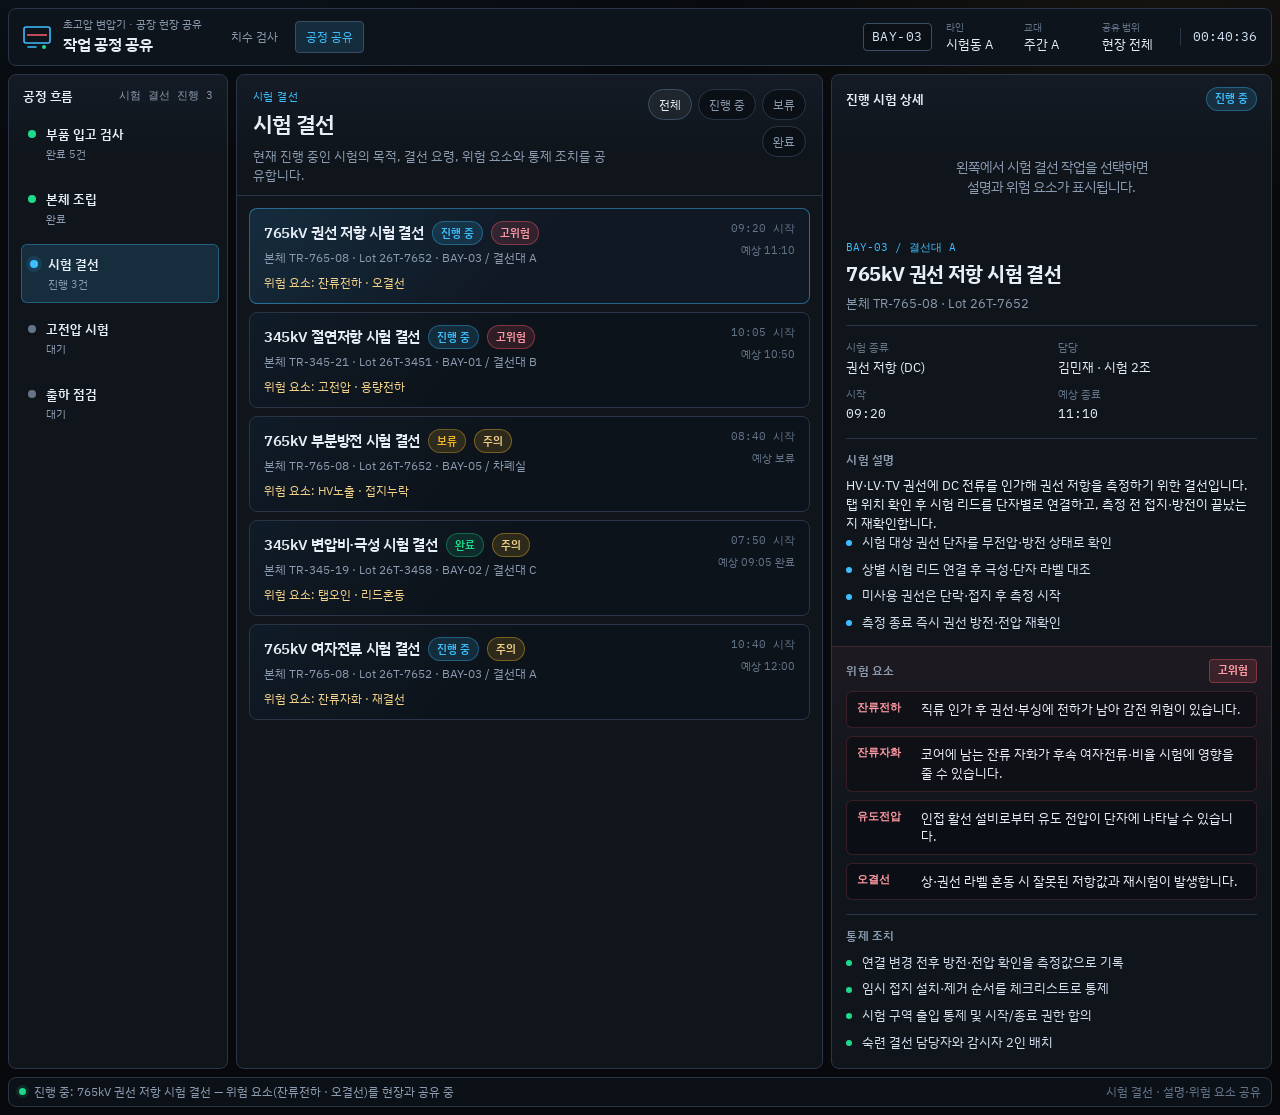
<file: demo/process.html>
<!DOCTYPE html>
<html lang="ko">
<head>
  <meta charset="utf-8">
  <meta name="viewport" content="width=device-width, initial-scale=1">
  <title>작업 공정 공유 · 시험 결선</title>
  <link rel="icon" href="data:image/svg+xml,%3Csvg xmlns='http://www.w3.org/2000/svg' viewBox='0 0 32 32'%3E%3Crect width='32' height='32' rx='6' fill='%230c1218'/%3E%3Crect x='5' y='7' width='22' height='14' rx='2' fill='none' stroke='%233dbeff' stroke-width='1.6'/%3E%3Cpath d='M7 14h18' stroke='%23ff5a6a' stroke-width='1.5'/%3E%3C/svg%3E">
  <link rel="preconnect" href="https://fonts.googleapis.com">
  <link rel="preconnect" href="https://fonts.gstatic.com" crossorigin>
  <link href="https://fonts.googleapis.com/css2?family=IBM+Plex+Sans+KR:wght@400;500;600;700&family=IBM+Plex+Mono:wght@400;500;600&display=swap" rel="stylesheet">
  <link rel="stylesheet" href="css/process.css">
</head>
<body>
  <div class="app">
    <header class="header panel">
      <div class="brand">
        <svg class="mark" viewBox="0 0 32 32" aria-hidden="true">
          <rect x="3" y="6" width="26" height="16" rx="2" fill="none" stroke="currentColor" stroke-width="1.6"></rect>
          <path d="M6 14h20" stroke="#ff5d6c" stroke-width="1.5"></path>
          <path d="M7 26h8" stroke="currentColor" stroke-width="1.5" stroke-linecap="round"></path>
          <circle cx="23" cy="26" r="2" fill="#1ed98a"></circle>
        </svg>
        <div>
          <p class="brand-kicker">초고압 변압기 · 공장 현장 공유</p>
          <h1>작업 공정 공유</h1>
        </div>
      </div>
      <nav class="nav" aria-label="화면 이동">
        <a href="index.html">치수 검사</a>
        <a href="process.html" aria-current="page">공정 공유</a>
      </nav>
      <div class="header-meta">
        <span class="plate">BAY-03</span>
        <span class="meta-block"><span class="meta-k">라인</span><span class="meta-v">시험동 A</span></span>
        <span class="meta-block"><span class="meta-k">교대</span><span class="meta-v">주간 A</span></span>
        <span class="meta-block"><span class="meta-k">공유 범위</span><span class="meta-v">현장 전체</span></span>
        <time id="clock" class="clock num">--:--:--</time>
      </div>
    </header>

    <section class="stages panel" aria-label="공정 단계">
      <div class="panel-label">
        <h2>공정 흐름</h2>
        <span class="count" id="active-count">진행 0</span>
      </div>
      <div id="stage-list" class="stage-list" role="tablist" aria-label="공정 단계"></div>
    </section>

    <section class="board panel" aria-labelledby="board-title">
      <div class="board-head">
        <div>
          <p class="eyebrow" id="board-eyebrow">공정</p>
          <h2 id="board-title">시험 결선</h2>
          <p id="board-summary" class="board-summary"></p>
        </div>
        <div class="board-filters" role="group" aria-label="시험 상태 필터">
          <button type="button" class="filter is-on" data-filter="all">전체</button>
          <button type="button" class="filter" data-filter="active">진행 중</button>
          <button type="button" class="filter" data-filter="hold">보류</button>
          <button type="button" class="filter" data-filter="done">완료</button>
        </div>
      </div>
      <div id="job-list" class="job-list" role="listbox" aria-label="시험 결선 작업"></div>
    </section>

    <aside class="detail panel" aria-live="polite">
      <div class="panel-label">
        <h2>진행 시험 상세</h2>
        <span id="detail-status" class="chip">선택</span>
      </div>
      <div id="detail-empty" class="detail-empty">
        <p>왼쪽에서 시험 결선 작업을 선택하면<br>설명과 위험 요소가 표시됩니다.</p>
      </div>
      <div id="detail-body" class="detail-body" hidden>
        <div class="detail-hero">
          <p class="detail-kicker" id="detail-bay"></p>
          <h3 id="detail-name"></h3>
          <p id="detail-unit" class="detail-unit"></p>
        </div>
        <dl class="meta-grid">
          <div>
            <dt>시험 종류</dt>
            <dd id="detail-type"></dd>
          </div>
          <div>
            <dt>담당</dt>
            <dd id="detail-owner"></dd>
          </div>
          <div>
            <dt>시작</dt>
            <dd id="detail-started" class="num"></dd>
          </div>
          <div>
            <dt>예상 종료</dt>
            <dd id="detail-eta" class="num"></dd>
          </div>
        </dl>
        <section class="block">
          <h4>시험 설명</h4>
          <p id="detail-desc"></p>
          <ul id="detail-steps" class="steps"></ul>
        </section>
        <section class="block block-risk">
          <div class="block-head">
            <h4>위험 요소</h4>
            <span id="risk-level" class="risk-badge">주의</span>
          </div>
          <ul id="detail-risks" class="risks"></ul>
        </section>
        <section class="block">
          <h4>통제 조치</h4>
          <ul id="detail-controls" class="controls"></ul>
        </section>
      </div>
    </aside>

    <footer class="status">
      <span class="status-dot" aria-hidden="true"></span>
      <span id="status-line">시뮬레이션 데이터입니다. 현장 MES와 연결되어 있지 않습니다.</span>
      <span class="status-right">시험 결선 · 설명·위험 요소 공유</span>
    </footer>
  </div>
  <script src="js/process.js"></script>
</body>
</html>
</file>
<file: demo/css/process.css>
:root {
  color-scheme: dark;
  --bg: #07090d;
  --panel: #10151c;
  --panel-2: #161d27;
  --line: #2a3648;
  --line-strong: #3c4e66;
  --text: #e7eef7;
  --muted: #8b9bb0;
  --faint: #64758a;
  --cyan: #3dbeff;
  --cyan-dim: rgba(61, 190, 255, 0.14);
  --pass: #1ed98a;
  --pass-dim: rgba(30, 217, 138, 0.12);
  --fail: #ff5d6c;
  --fail-dim: rgba(255, 93, 108, 0.14);
  --warn: #f0b429;
  --warn-dim: rgba(240, 180, 41, 0.14);
  --amber: #e2a21a;
  --sans: "IBM Plex Sans KR", "Noto Sans KR", "WenQuanYi Micro Hei", sans-serif;
  --mono: "IBM Plex Mono", ui-monospace, monospace;
}

* { box-sizing: border-box; }

html, body {
  margin: 0;
  min-height: 100%;
  background:
    radial-gradient(1200px 480px at 12% -10%, rgba(61, 190, 255, 0.08), transparent 55%),
    radial-gradient(900px 420px at 90% 0%, rgba(240, 180, 41, 0.06), transparent 50%),
    var(--bg);
  color: var(--text);
  font-family: var(--sans);
  font-size: 14px;
  line-height: 1.45;
}

button { font-family: inherit; }
.num { font-family: var(--mono); font-variant-numeric: tabular-nums; }

.app {
  min-height: 100vh;
  display: grid;
  grid-template-columns: 220px minmax(0, 1.2fr) minmax(320px, 0.9fr);
  grid-template-rows: 58px minmax(0, 1fr) 30px;
  gap: 8px;
  padding: 8px;
}

.panel {
  background: linear-gradient(180deg, #141b25 0%, var(--panel) 80px);
  border: 1px solid var(--line);
  border-radius: 8px;
  min-width: 0;
  min-height: 0;
}

.header {
  grid-column: 1 / -1;
  display: flex;
  align-items: center;
  gap: 18px;
  padding: 0 14px 0 12px;
  background: #0e141c;
}

.brand {
  display: flex;
  align-items: center;
  gap: 10px;
  color: var(--cyan);
}

.mark { width: 32px; height: 32px; display: block; }

.brand h1 {
  margin: 0;
  font-size: 16px;
  font-weight: 600;
  letter-spacing: -0.02em;
  color: var(--text);
}

.brand-kicker {
  margin: 0;
  font-size: 11px;
  color: var(--muted);
}

.nav {
  display: flex;
  gap: 6px;
  margin-right: auto;
}

.nav a {
  text-decoration: none;
  color: var(--muted);
  font-size: 12px;
  padding: 6px 10px;
  border-radius: 4px;
  border: 1px solid transparent;
}

.nav a:hover { color: var(--text); background: rgba(255, 255, 255, 0.03); }

.nav a[aria-current="page"] {
  color: var(--cyan);
  border-color: var(--line-strong);
  background: var(--cyan-dim);
}

.header-meta {
  display: flex;
  align-items: center;
  gap: 14px;
}

.plate {
  font-family: var(--mono);
  font-size: 13px;
  letter-spacing: 0.04em;
  padding: 4px 8px;
  border-radius: 4px;
  border: 1px solid var(--line-strong);
  background: #0b1016;
  color: #d7e6f6;
}

.meta-block { display: flex; flex-direction: column; min-width: 64px; }
.meta-k { font-size: 10px; color: var(--faint); }
.meta-v { font-size: 13px; color: var(--text); }

.clock {
  font-size: 13px;
  color: #d5e4f4;
  padding-left: 12px;
  border-left: 1px solid var(--line);
}

.panel-label {
  display: flex;
  align-items: center;
  justify-content: space-between;
  gap: 8px;
  padding: 12px 14px 8px;
}

.panel-label h2,
.board-head h2 {
  margin: 0;
  font-size: 13px;
  font-weight: 600;
  letter-spacing: -0.01em;
}

.count {
  font-size: 11px;
  color: var(--muted);
  font-family: var(--mono);
}

.stages {
  display: flex;
  flex-direction: column;
  overflow: hidden;
}

.stage-list {
  display: flex;
  flex-direction: column;
  gap: 6px;
  padding: 0 10px 12px;
  overflow: auto;
}

.stage-btn {
  display: grid;
  grid-template-columns: 8px 1fr;
  gap: 10px;
  align-items: start;
  text-align: left;
  width: 100%;
  padding: 10px 10px 10px 8px;
  border-radius: 6px;
  border: 1px solid transparent;
  background: transparent;
  color: inherit;
  cursor: pointer;
  transition: background 0.18s ease, border-color 0.18s ease, transform 0.18s ease;
}

.stage-btn:hover {
  background: rgba(255, 255, 255, 0.03);
  border-color: var(--line);
}

.stage-btn.is-active {
  background: var(--cyan-dim);
  border-color: rgba(61, 190, 255, 0.35);
  transform: translateX(2px);
}

.stage-dot {
  width: 8px;
  height: 8px;
  border-radius: 50%;
  margin-top: 5px;
  background: var(--faint);
  box-shadow: 0 0 0 0 transparent;
}

.stage-btn[data-tone="active"] .stage-dot {
  background: var(--cyan);
  box-shadow: 0 0 0 4px rgba(61, 190, 255, 0.12);
  animation: pulse 1.8s ease-in-out infinite;
}

.stage-btn[data-tone="warn"] .stage-dot { background: var(--warn); }
.stage-btn[data-tone="done"] .stage-dot { background: var(--pass); }

@keyframes pulse {
  0%, 100% { box-shadow: 0 0 0 3px rgba(61, 190, 255, 0.1); }
  50% { box-shadow: 0 0 0 6px rgba(61, 190, 255, 0.18); }
}

.stage-name {
  margin: 0;
  font-size: 13px;
  font-weight: 600;
}

.stage-meta {
  margin: 3px 0 0;
  font-size: 11px;
  color: var(--muted);
}

.board {
  display: flex;
  flex-direction: column;
  overflow: hidden;
}

.board-head {
  display: flex;
  align-items: flex-start;
  justify-content: space-between;
  gap: 16px;
  padding: 14px 16px 10px;
  border-bottom: 1px solid var(--line);
}

.eyebrow {
  margin: 0 0 4px;
  font-size: 11px;
  color: var(--cyan);
  letter-spacing: 0.04em;
}

.board-head h2 {
  font-size: 22px;
  letter-spacing: -0.03em;
}

.board-summary {
  margin: 6px 0 0;
  max-width: 52ch;
  color: var(--muted);
  font-size: 13px;
}

.board-filters {
  display: flex;
  flex-wrap: wrap;
  gap: 6px;
  justify-content: flex-end;
}

.filter {
  border: 1px solid var(--line);
  background: #0b1016;
  color: var(--muted);
  border-radius: 999px;
  padding: 6px 10px;
  font-size: 12px;
  cursor: pointer;
}

.filter.is-on {
  color: var(--text);
  border-color: var(--line-strong);
  background: rgba(255, 255, 255, 0.05);
}

.job-list {
  display: flex;
  flex-direction: column;
  gap: 8px;
  padding: 12px;
  overflow: auto;
}

.job {
  display: grid;
  grid-template-columns: 1fr auto;
  gap: 8px 14px;
  width: 100%;
  text-align: left;
  padding: 12px 14px;
  border-radius: 8px;
  border: 1px solid var(--line);
  background:
    linear-gradient(135deg, rgba(61, 190, 255, 0.05), transparent 42%),
    #0d131b;
  color: inherit;
  cursor: pointer;
  transition: border-color 0.18s ease, background 0.18s ease, transform 0.18s ease;
}

.job:hover {
  border-color: var(--line-strong);
  transform: translateY(-1px);
}

.job.is-selected {
  border-color: rgba(61, 190, 255, 0.45);
  background:
    linear-gradient(135deg, rgba(61, 190, 255, 0.12), transparent 50%),
    #101823;
}

.job-top {
  display: flex;
  align-items: center;
  gap: 8px;
  flex-wrap: wrap;
}

.job-title {
  margin: 0;
  font-size: 15px;
  font-weight: 600;
  letter-spacing: -0.02em;
}

.job-unit {
  margin: 4px 0 0;
  color: var(--muted);
  font-size: 12px;
}

.job-risk-line {
  margin: 8px 0 0;
  font-size: 12px;
  color: #f3d28a;
}

.job-side {
  display: flex;
  flex-direction: column;
  align-items: flex-end;
  gap: 6px;
}

.chip {
  display: inline-flex;
  align-items: center;
  gap: 4px;
  font-size: 11px;
  font-weight: 600;
  padding: 3px 8px;
  border-radius: 999px;
  border: 1px solid var(--line);
  color: var(--muted);
  background: #0b1016;
}

.chip-active {
  color: var(--cyan);
  border-color: rgba(61, 190, 255, 0.35);
  background: var(--cyan-dim);
}

.chip-hold {
  color: var(--warn);
  border-color: rgba(240, 180, 41, 0.35);
  background: var(--warn-dim);
}

.chip-done {
  color: var(--pass);
  border-color: rgba(30, 217, 138, 0.35);
  background: var(--pass-dim);
}

.chip-risk-high {
  color: #ff9aa4;
  border-color: rgba(255, 93, 108, 0.4);
  background: var(--fail-dim);
}

.chip-risk-mid {
  color: #f3d28a;
  border-color: rgba(240, 180, 41, 0.4);
  background: var(--warn-dim);
}

.job-time {
  font-size: 11px;
  color: var(--faint);
}

.detail {
  display: flex;
  flex-direction: column;
  overflow: hidden;
}

.detail-empty {
  flex: 1;
  display: grid;
  place-items: center;
  padding: 24px;
  color: var(--muted);
  text-align: center;
}

.detail-body {
  overflow: auto;
  padding: 0 14px 16px;
}

.detail-hero {
  padding: 4px 0 12px;
  border-bottom: 1px solid var(--line);
}

.detail-kicker {
  margin: 0 0 4px;
  font-size: 11px;
  color: var(--cyan);
  font-family: var(--mono);
}

.detail-hero h3 {
  margin: 0;
  font-size: 20px;
  letter-spacing: -0.03em;
}

.detail-unit {
  margin: 6px 0 0;
  color: var(--muted);
  font-size: 13px;
}

.meta-grid {
  display: grid;
  grid-template-columns: 1fr 1fr;
  gap: 10px 12px;
  margin: 14px 0;
}

.meta-grid dt {
  font-size: 11px;
  color: var(--faint);
}

.meta-grid dd {
  margin: 2px 0 0;
  font-size: 13px;
}

.block {
  margin-top: 14px;
  padding-top: 12px;
  border-top: 1px solid var(--line);
}

.block h4 {
  margin: 0 0 8px;
  font-size: 12px;
  color: var(--muted);
  font-weight: 600;
  letter-spacing: 0.02em;
}

.block p {
  margin: 0;
  color: var(--text);
  font-size: 13px;
}

.block-head {
  display: flex;
  align-items: center;
  justify-content: space-between;
  gap: 8px;
  margin-bottom: 8px;
}

.block-head h4 { margin: 0; }

.block-risk {
  background: linear-gradient(180deg, rgba(255, 93, 108, 0.06), transparent 70%);
  margin-left: -14px;
  margin-right: -14px;
  padding-left: 14px;
  padding-right: 14px;
  border-top-color: rgba(255, 93, 108, 0.2);
}

.risk-badge {
  font-size: 11px;
  font-weight: 700;
  padding: 3px 8px;
  border-radius: 4px;
  background: var(--warn-dim);
  color: var(--warn);
  border: 1px solid rgba(240, 180, 41, 0.3);
}

.risk-badge.high {
  background: var(--fail-dim);
  color: #ff9aa4;
  border-color: rgba(255, 93, 108, 0.35);
}

.steps,
.risks,
.controls {
  margin: 0;
  padding: 0;
  list-style: none;
  display: flex;
  flex-direction: column;
  gap: 8px;
}

.steps li,
.controls li {
  position: relative;
  padding-left: 16px;
  font-size: 13px;
  color: #d5e0ee;
}

.steps li::before,
.controls li::before {
  content: "";
  position: absolute;
  left: 0;
  top: 0.55em;
  width: 6px;
  height: 6px;
  border-radius: 50%;
  background: var(--cyan);
}

.controls li::before { background: var(--pass); }

.risks li {
  display: grid;
  grid-template-columns: 56px 1fr;
  gap: 8px;
  padding: 8px 10px;
  border-radius: 6px;
  border: 1px solid rgba(255, 93, 108, 0.18);
  background: rgba(8, 10, 14, 0.45);
  font-size: 13px;
}

.risk-tag {
  font-size: 11px;
  font-weight: 700;
  color: #ff9aa4;
  font-family: var(--mono);
}

.risks li span:last-child { color: #e8eef7; }

.status {
  grid-column: 1 / -1;
  display: flex;
  align-items: center;
  gap: 8px;
  padding: 0 10px;
  color: var(--muted);
  font-size: 12px;
  border: 1px solid var(--line);
  border-radius: 8px;
  background: #0c1118;
}

.status-dot {
  width: 7px;
  height: 7px;
  border-radius: 50%;
  background: var(--pass);
  box-shadow: 0 0 0 3px rgba(30, 217, 138, 0.12);
}

.status-right {
  margin-left: auto;
  color: var(--faint);
}

@media (max-width: 1100px) {
  .app {
    grid-template-columns: 1fr;
    grid-template-rows: auto auto minmax(280px, auto) minmax(360px, auto) 30px;
  }

  .header {
    flex-wrap: wrap;
    height: auto;
    padding: 10px 12px;
    row-gap: 10px;
  }

  .nav { margin-right: 0; width: 100%; order: 3; }
  .header-meta { margin-left: auto; flex-wrap: wrap; justify-content: flex-end; }
  .stages { max-height: none; }
  .stage-list { flex-direction: row; overflow-x: auto; }
  .stage-btn { min-width: 160px; }
}
</file>
